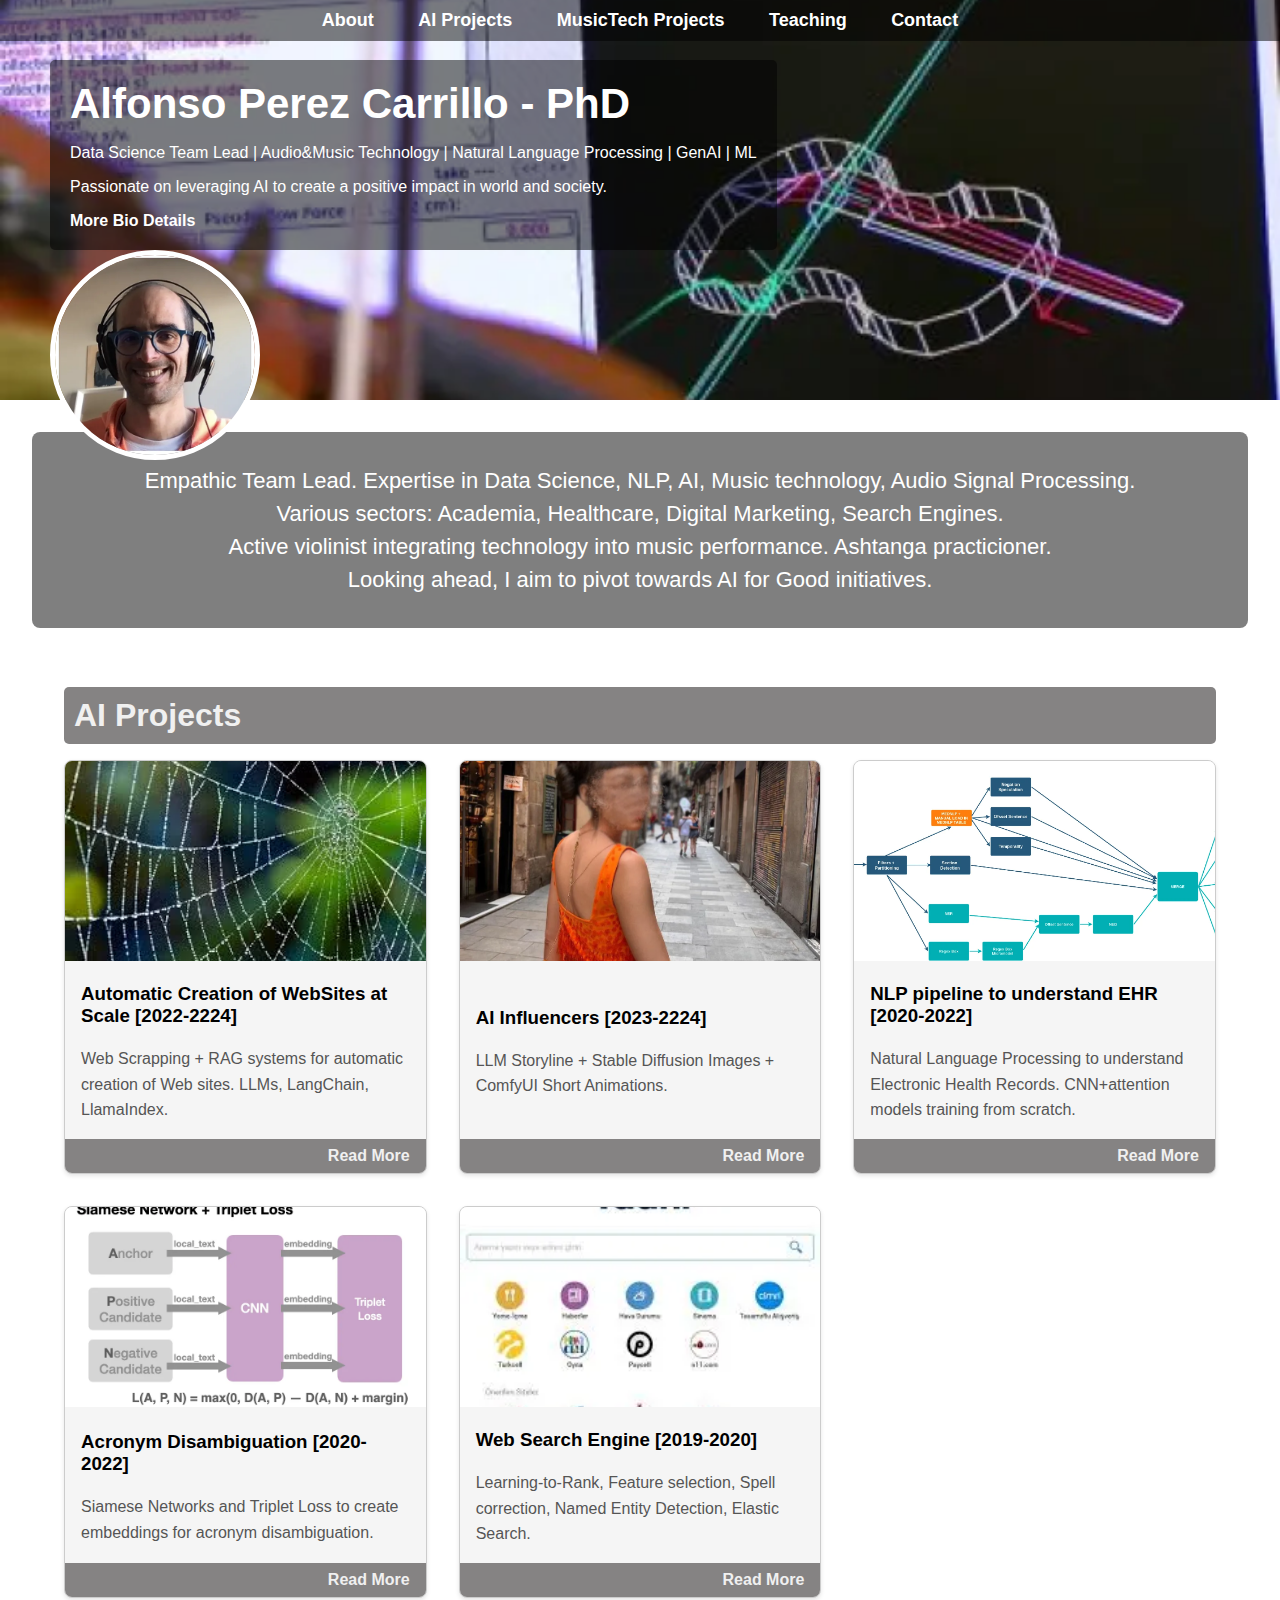
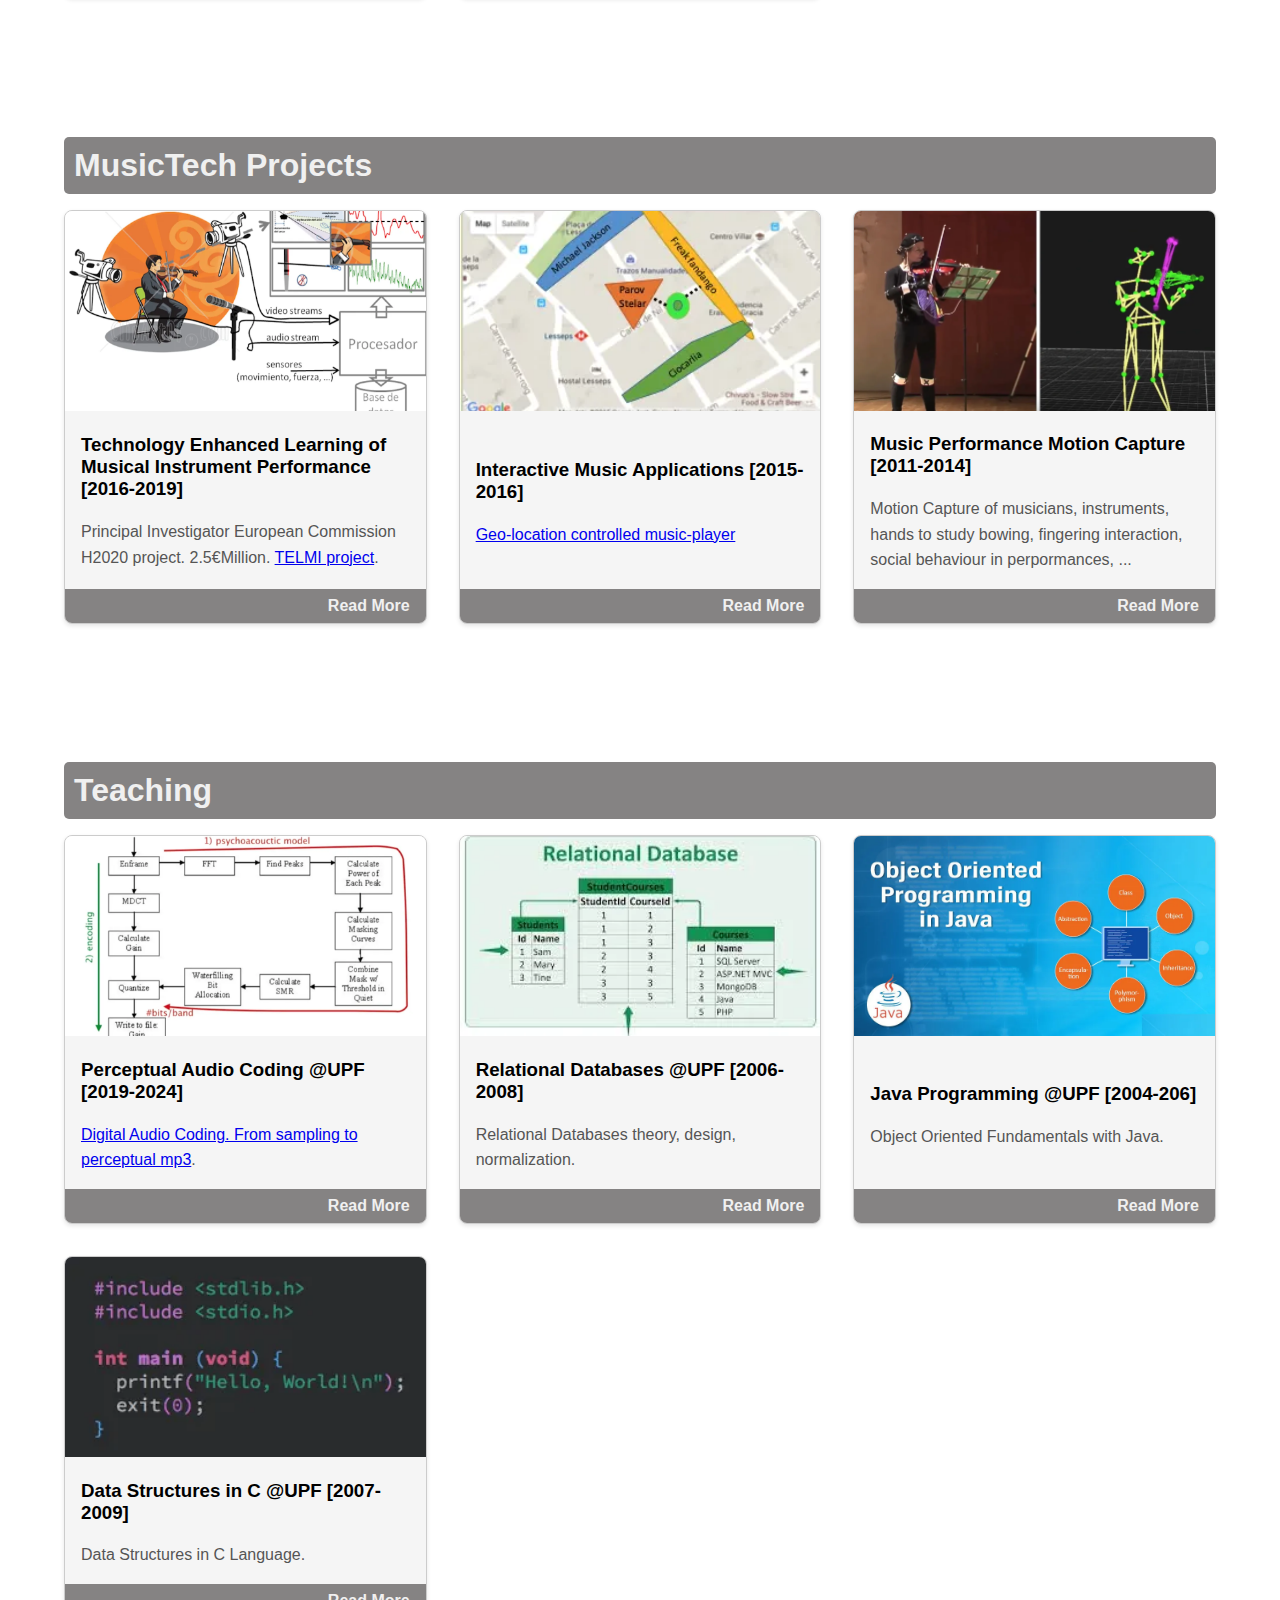
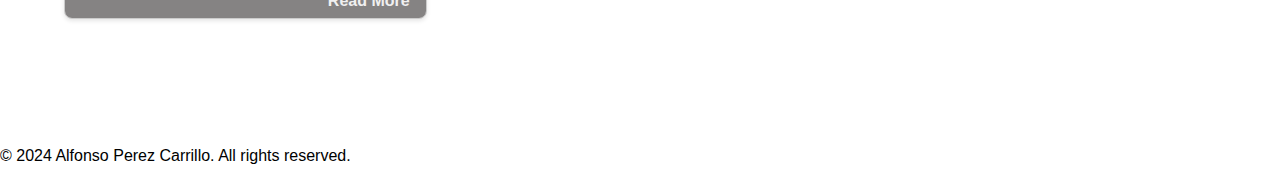
<file: index.html>
<!DOCTYPE html>
<html lang="en">
<head>
    <title>Alfonso Perez Carrillo - Personal Website</title>
    <link rel="stylesheet" href="styles/style_full.css">
     <meta name="viewport" content="width=device-width, initial-scale=1">
    <meta name="description" content="Alfonso Perez Carrillo's Personal Web Page. AI, Data Science, Technology, Audio and Music. Projects, Courses and Publications">

</head>
<body>
    <header style="background-image: url('prep_images/header-background.webp');">
        <nav>
            <a href="about.html">About</a>

                
                <a href="#">AI Projects</a>
                
                <a href="#">MusicTech Projects</a>
                
                <a href="#">Teaching</a>
                
            <a href="contact.html">Contact</a>
        </nav>
        <div class="profile-picture">
            <img src="prep_images/profile-picture.webp" alt="Profile Picture">
        </div>
        <div class="profile-info">
            <h1>Alfonso Perez Carrillo - PhD</h1>
            <p>Data Science Team Lead | Audio&Music Technology | Natural Language Processing | GenAI | ML <p> Passionate on leveraging AI to create a positive impact in world and society.</p>
            <a href="about.html">More Bio Details</a>
        </div>

    </header>

    <main>
        <div class="about-widget">
            <p>
                Empathic Team Lead. Expertise in Data Science, NLP, AI, Music technology, Audio Signal Processing.<br>
                Various sectors: Academia, Healthcare, Digital Marketing, Search Engines.<br>
                Active violinist integrating technology into music performance. Ashtanga practicioner.<br>
                Looking ahead, I aim to pivot towards AI for Good initiatives.
            </p>
        </div>

        
<section class="module-container">
    <h2 class="module-title">AI Projects</h2>
    <div class="module-grid">
        
        <div class="AI Projects-item module-item">
            <div class="AI Projects-image module-image">
                <img src="prep_images/spider_web.webp" alt="Automatic Creation of WebSites at Scale [2022-2224] Image">
            </div>
            <div class="AI Projects-info module-info">
                <h3>Automatic Creation of WebSites at Scale [2022-2224]</h3>
                <p>Web Scrapping + RAG systems for automatic creation of Web sites. LLMs, LangChain, LlamaIndex.</p>
            </div>
            <div class="AI Projects-link module-link">
                <a href="">Read More</a>
            </div>
        </div>
        
        <div class="AI Projects-item module-item">
            <div class="AI Projects-image module-image">
                <img src="prep_images/AI_influencer.webp" alt="AI Influencers [2023-2224] Image">
            </div>
            <div class="AI Projects-info module-info">
                <h3>AI Influencers [2023-2224]</h3>
                <p>LLM Storyline + Stable Diffusion Images + ComfyUI Short Animations.</p>
            </div>
            <div class="AI Projects-link module-link">
                <a href="">Read More</a>
            </div>
        </div>
        
        <div class="AI Projects-item module-item">
            <div class="AI Projects-image module-image">
                <img src="prep_images/savana-NLPpipeline-image.webp" alt="NLP pipeline to understand EHR [2020-2022] Image">
            </div>
            <div class="AI Projects-info module-info">
                <h3>NLP pipeline to understand EHR [2020-2022]</h3>
                <p>Natural Language Processing to understand Electronic Health Records. CNN+attention models training from scratch.
</p>
            </div>
            <div class="AI Projects-link module-link">
                <a href="">Read More</a>
            </div>
        </div>
        
        <div class="AI Projects-item module-item">
            <div class="AI Projects-image module-image">
                <img src="prep_images/acronym-dissambiguation.webp" alt="Acronym Disambiguation [2020-2022] Image">
            </div>
            <div class="AI Projects-info module-info">
                <h3>Acronym Disambiguation [2020-2022]</h3>
                <p>Siamese Networks and Triplet Loss to create embeddings for acronym disambiguation.</p>
            </div>
            <div class="AI Projects-link module-link">
                <a href="">Read More</a>
            </div>
        </div>
        
        <div class="AI Projects-item module-item">
            <div class="AI Projects-image module-image">
                <img src="prep_images/yaani_search_engine.webp" alt="Web Search Engine [2019-2020] Image">
            </div>
            <div class="AI Projects-info module-info">
                <h3>Web Search Engine [2019-2020]</h3>
                <p>Learning-to-Rank, Feature selection, Spell correction, Named Entity Detection, Elastic Search.
</p>
            </div>
            <div class="AI Projects-link module-link">
                <a href="">Read More</a>
            </div>
        </div>
        
    </div>
</section>


<section class="module-container">
    <h2 class="module-title">MusicTech Projects</h2>
    <div class="module-grid">
        
        <div class="MusicTech Projects-item module-item">
            <div class="MusicTech Projects-image module-image">
                <img src="prep_images/telmi_concept.webp" alt="Technology Enhanced Learning of Musical Instrument Performance [2016-2019] Image">
            </div>
            <div class="MusicTech Projects-info module-info">
                <h3>Technology Enhanced Learning of Musical Instrument Performance [2016-2019]</h3>
                <p>Principal Investigator European Commission H2020 project. 2.5&#8364;Million.
<a href=https://telmi.upf.edu/ aria-label="TELMI project">TELMI project<a/>.
</p>
            </div>
            <div class="MusicTech Projects-link module-link">
                <a href="">Read More</a>
            </div>
        </div>
        
        <div class="MusicTech Projects-item module-item">
            <div class="MusicTech Projects-image module-image">
                <img src="prep_images/geolocation_player.webp" alt="Interactive Music Applications [2015-2016] Image">
            </div>
            <div class="MusicTech Projects-info module-info">
                <h3>Interactive Music Applications [2015-2016]</h3>
                <p><a href=https://repository.gatech.edu/server/api/core/bitstreams/fb73fab2-5717-4752-b93e-5f1bb00ab6db/content aria-label="geolocation music player"> Geo-location controlled music-player </a></p>
            </div>
            <div class="MusicTech Projects-link module-link">
                <a href="">Read More</a>
            </div>
        </div>
        
        <div class="MusicTech Projects-item module-item">
            <div class="MusicTech Projects-image module-image">
                <img src="prep_images/telmi_project01.webp" alt="Music Performance Motion Capture [2011-2014] Image">
            </div>
            <div class="MusicTech Projects-info module-info">
                <h3>Music Performance Motion Capture [2011-2014]</h3>
                <p>Motion Capture of musicians, instruments, hands to study bowing, fingering interaction, social behaviour in perpormances, ...
</p>
            </div>
            <div class="MusicTech Projects-link module-link">
                <a href="">Read More</a>
            </div>
        </div>
        
    </div>
</section>


<section class="module-container">
    <h2 class="module-title">Teaching</h2>
    <div class="module-grid">
        
        <div class="Teaching-item module-item">
            <div class="Teaching-image module-image">
                <img src="prep_images/perceptual_encoder.webp" alt="Perceptual Audio Coding @UPF [2019-2024] Image">
            </div>
            <div class="Teaching-info module-info">
                <h3>Perceptual Audio Coding @UPF [2019-2024]</h3>
                <p><a href=https://vimeo.com/showcase/7593962 aria-label="On-line Video Lectures">
Digital Audio Coding. From sampling to perceptual mp3<a/>.
</p>
            </div>
            <div class="Teaching-link module-link">
                <a href="">Read More</a>
            </div>
        </div>
        
        <div class="Teaching-item module-item">
            <div class="Teaching-image module-image">
                <img src="prep_images/relational_database.webp" alt="Relational Databases @UPF [2006-2008] Image">
            </div>
            <div class="Teaching-info module-info">
                <h3>Relational Databases @UPF [2006-2008]</h3>
                <p>Relational Databases theory, design, normalization.</p>
            </div>
            <div class="Teaching-link module-link">
                <a href="">Read More</a>
            </div>
        </div>
        
        <div class="Teaching-item module-item">
            <div class="Teaching-image module-image">
                <img src="prep_images/Object-Oriented-Programming-in-Java.webp" alt="Java Programming @UPF [2004-206] Image">
            </div>
            <div class="Teaching-info module-info">
                <h3>Java Programming @UPF [2004-206]</h3>
                <p>Object Oriented Fundamentals with Java.</p>
            </div>
            <div class="Teaching-link module-link">
                <a href="">Read More</a>
            </div>
        </div>
        
        <div class="Teaching-item module-item">
            <div class="Teaching-image module-image">
                <img src="prep_images/Data_structures_C.webp" alt="Data Structures in C @UPF [2007-2009] Image">
            </div>
            <div class="Teaching-info module-info">
                <h3>Data Structures in C @UPF [2007-2009]</h3>
                <p>Data Structures in C Language.</p>
            </div>
            <div class="Teaching-link module-link">
                <a href="">Read More</a>
            </div>
        </div>
        
    </div>
</section>

    </main>

    <footer>
        <p>&copy; 2024 Alfonso Perez Carrillo. All rights reserved.</p>
    </footer>
</body>
</html>
</file>
<file: styles/style_full.css>
/* General Styles */
body {
  font-family: Arial, sans-serif;
  margin: 0;
  padding: 0;
}

/* Header Styles */
        header {
            position: relative;
            height: 400px;
            background-size: cover;
            background-position: center;
        }

        .profile-picture {
            position: absolute;
            top: 250px;
            left: 50px;
            width: 200px;
            height: 200px;
            border-radius: 50%;
            overflow: hidden;
            border: 5px solid white;
        }

        .profile-picture img {
            width: 100%;
            height: 100%;
            object-fit: cover;
        }

        .profile-info {
            position: absolute;
            top: 60px;
            left: 50px;
            color: white;
            background-color: rgba(0, 0, 0, 0.5);
            padding: 20px;
            border-radius: 5px;
        }

        .profile-info h1 {
            margin: 0;
            font-size: 42px;
        }

        .profile-info a {
            color: white;
            text-decoration: none;
            font-weight: bold;
        }

/* About Widget Styles */
        .about-widget {
            background-color: rgba(0, 0, 0, 0.5);
            color: white;
            padding: 0px 0px;
            text-align: center;
            border-radius: 8px;
        }

        .about-widget p {
            margin: 10, 10;
            padding: 10px 10px;
            font-size: 22px;
            line-height: 1.5;
            /*max-width: 1000px;*/
            display: inline-block;
        }

/* Main Content Styles */
        main {
            padding: 80px 50px;
        }

/* Navigation Menu Styles */
        nav {
            position: absolute;
            top: 0px;
            left: 0;
            width: 100%;
            background-color: rgba(0, 0, 0, 0.5);
            padding: 10px 0;
            text-align: center;
        }

        nav a {
            color: white;
            text-decoration: none;
            margin: 0 20px;
            font-size: 18px;
            font-weight: bold;
        }

        nav a:hover {
            color: #ccc;
        }

main {
  padding: 2rem;
}

section {
  margin-bottom: 3rem;
}

h2 {
  text-align: center;
  margin-bottom: 2rem;
}
/* Module-specific styles */
.module-container {
  padding: 2rem;
}

.module-title {
  font-size: 2rem;
  margin-bottom: 1rem;
  background-color: #858383;
  padding:10px;
  border-radius: 5px;
  text-align: left;
  color:  #f0f0f0;
  /*color: white;*/
}

.module-grid {
  display: grid;
  grid-template-columns: repeat(auto-fit, minmax(350px, 1fr));
  grid-gap: 2rem;
}

.module-item {
  background-color: #f5f5f5;
 /* border-radius: 5px; */
  box-shadow: 0 2px 4px rgba(0, 0, 0, 0.1);
  overflow: hidden;
  border: 1px solid #ccc;
   border-radius: 8px;
   /* padding: 20px; */
    display: flex;
    flex-direction: column;
    justify-content: space-between;  /* Ensures space between content and link */
    /*height: 600px; *//* Set a fixed height for uniformity */
        flex-grow: 1; /* Allows the content area to grow and take available space */
}

.module-image img {
  width: 100%;
  height: 200px;
  object-fit: cover;
}

.module-info {
  padding: 0rem 1rem;

}

.module-info p{
    font-size: 1em; /* Standard font size for description */
    color: #555; /* Softer color for description */
    line-height: 1.6; /* Improved readability */
   /* margin-bottom: 15px; /* Space below the description */*/
}

.module-link {
  display: block;
  text-align: right;
  padding: 0.5rem 1rem;
  background-color: #858383; /* Bootstrap primary color */
}

.module-link a {
    color: #f0f0f0;
    text-decoration: none;
    font-weight: bold;
}

.module-link a:hover {
    color: #666;
}
</file>
